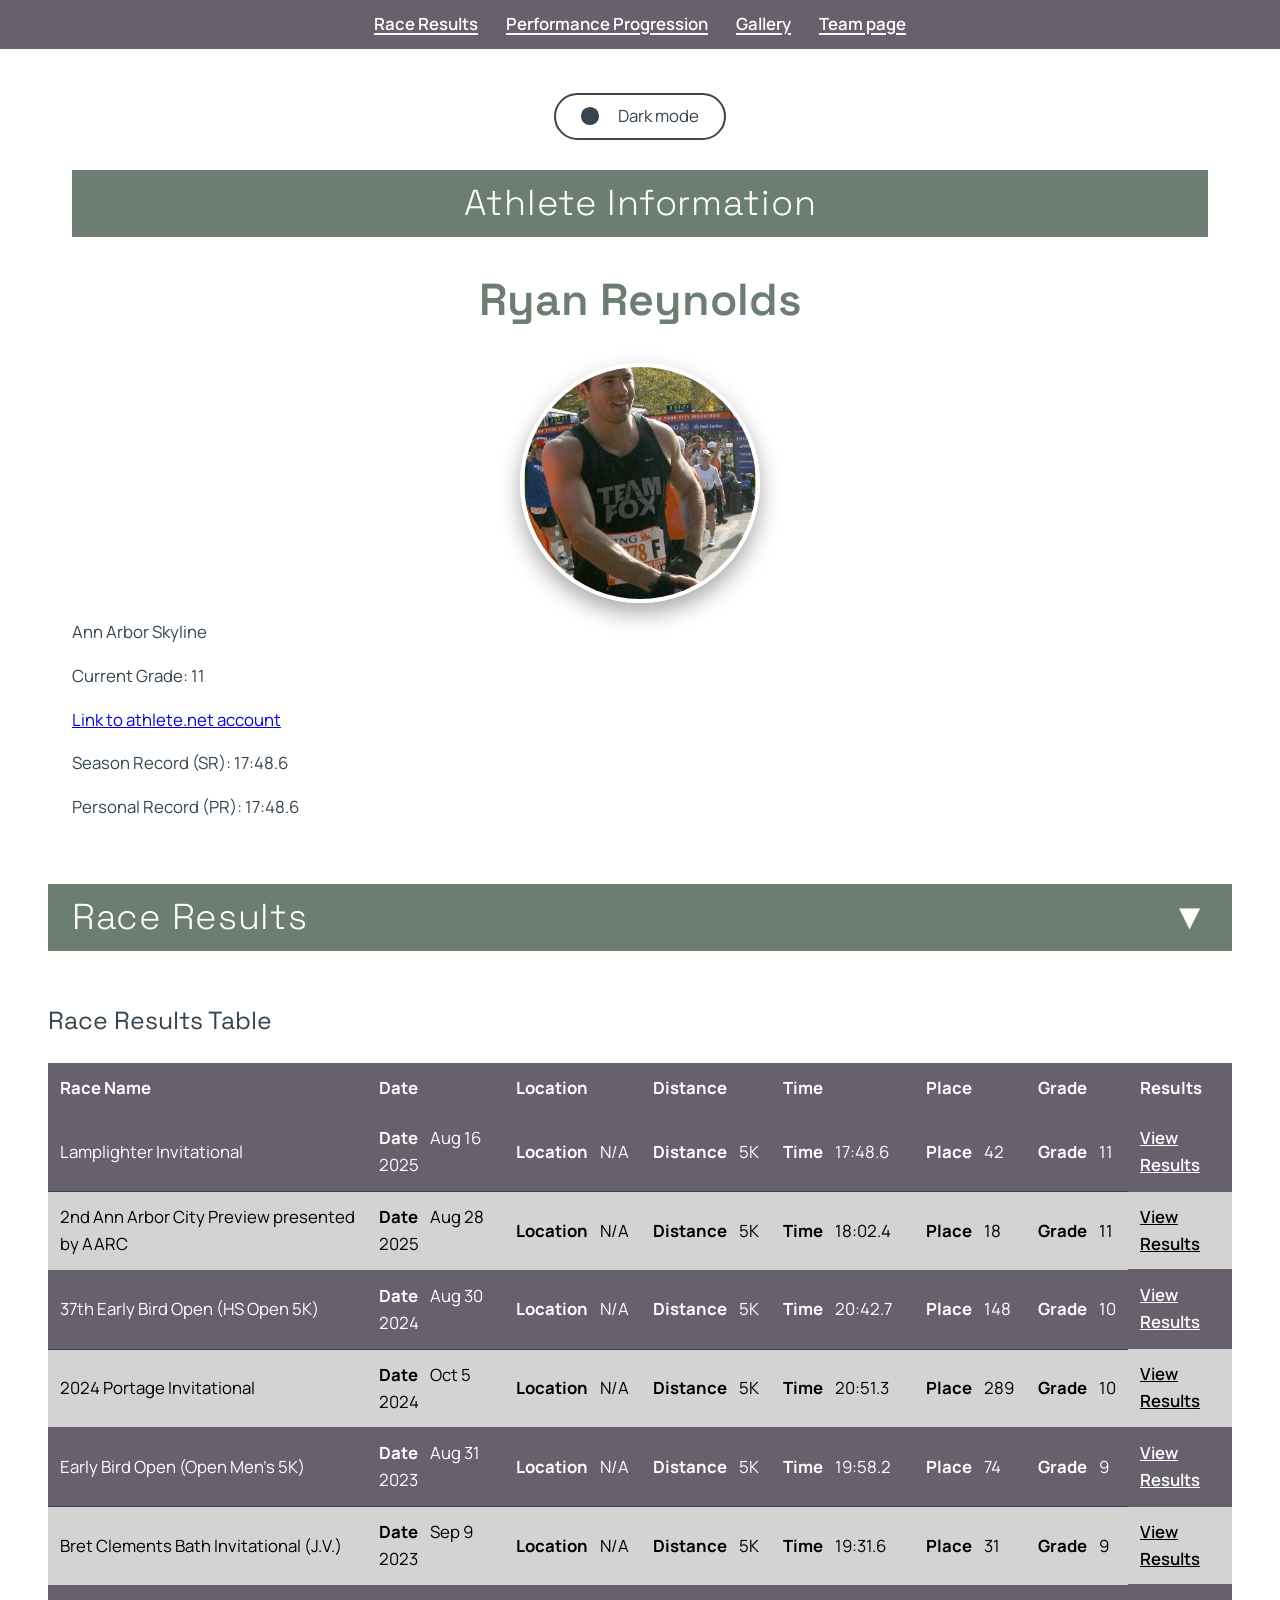
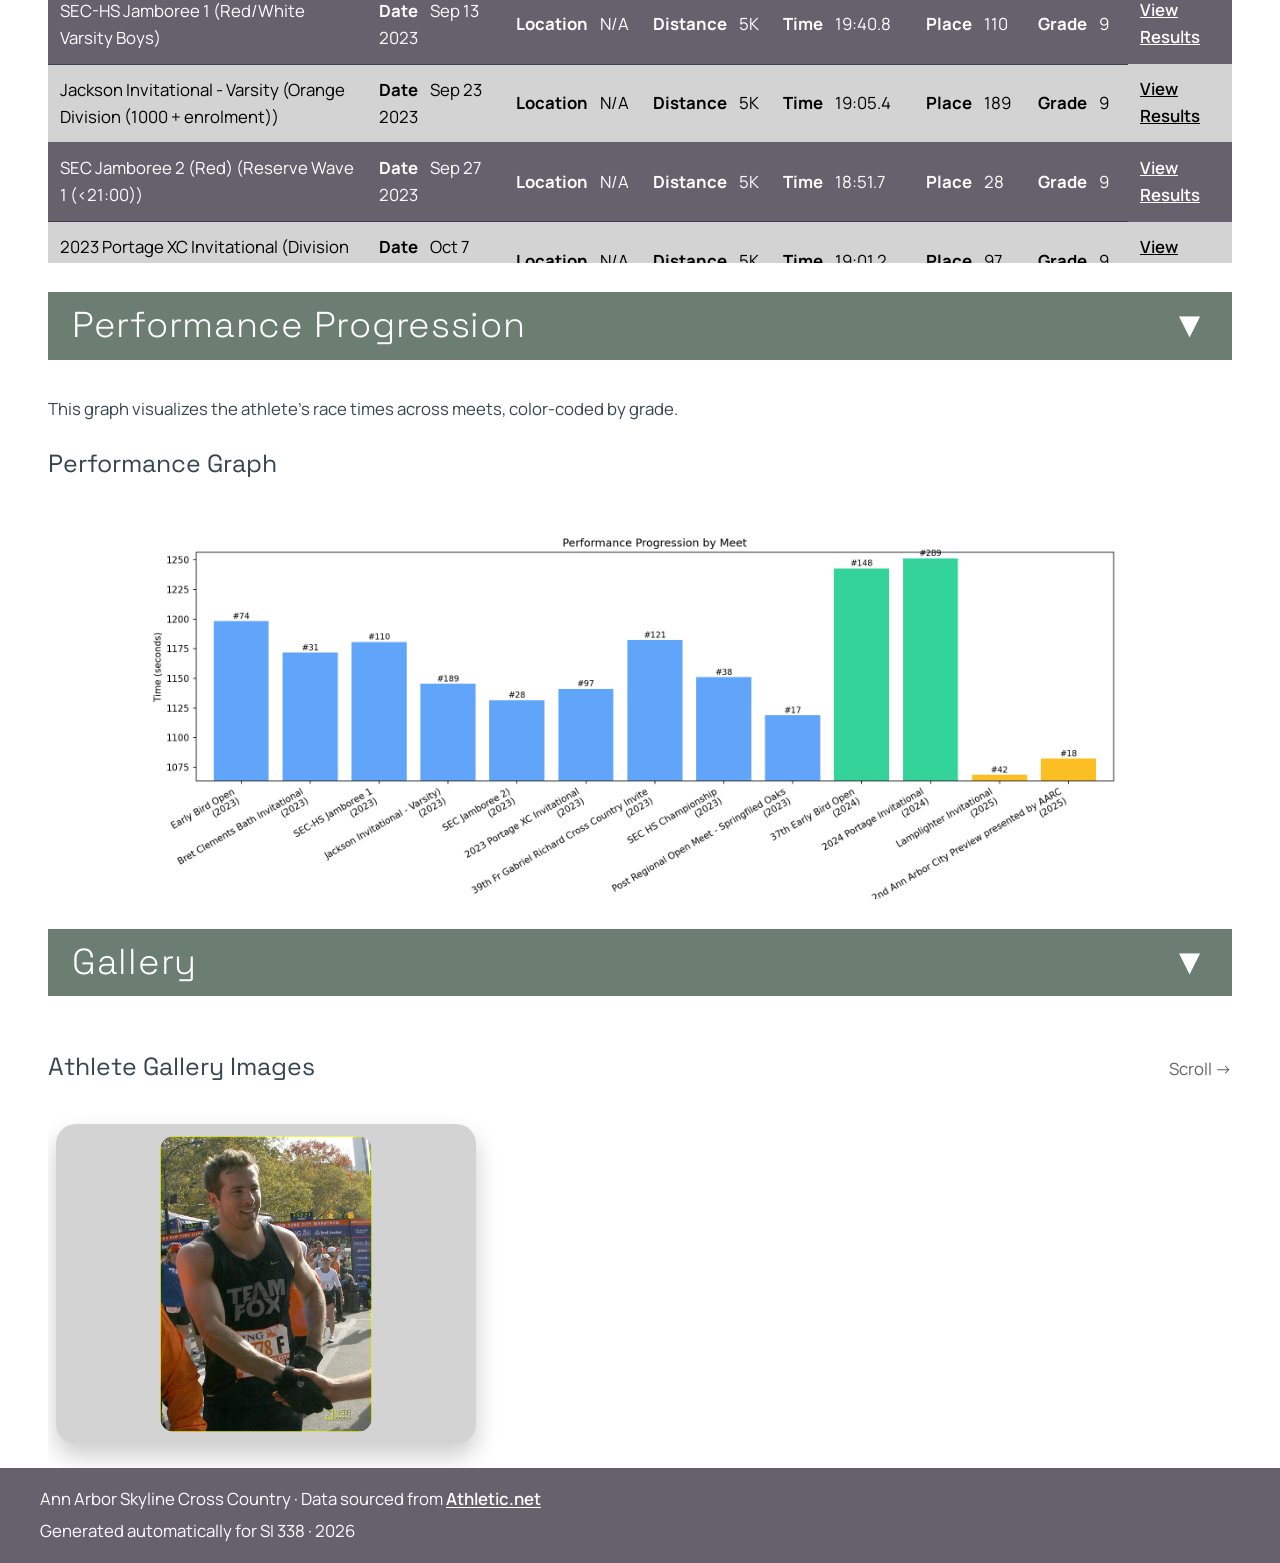
<file: athletes/21840731/index.html>
<!DOCTYPE html>
<html lang="en">

<head>
  <meta charset="UTF-8">
  <meta name="viewport" content="width=device-width, initial-scale=1.0">
  <title>Ryan Reynolds</title>
  <link rel="stylesheet" href="../../dist/css/lightbox.css">
  <link rel="stylesheet" href="../../styles/style.css">
  <!-- <link rel="stylesheet" href="../../styles/reset.css"> -->
</head>

<body>

  <nav id="athlete-nav">
    <div class="nav-container">
      <a href="#athlete-results" class="nav-link">Race Results</a>
      <a href="#performance-graph" class="nav-link">Performance Progression</a>
      <a href="#athlete-gallery" class="nav-link">Gallery</a>
      <a href="../../index.html" class="nav-link">Team page</a>
    </div>
  </nav>

  <header id="athlete-header">
    <article class="athlete-info">
      <div class="theme-toggle">
        <input type="checkbox" id="dark-mode-toggle">
        <label for="dark-mode-toggle" class="theme-toggle-label">Dark mode</label>
      </div>
      <h2>Athlete Information</h2>

      <h1>Ryan Reynolds</h1>

      <img src="../../images/athletes/21840731/profile.jpg" alt="Athlete profile picture" class="athlete-photo">

      <p class="athlete-school">Ann Arbor Skyline</p>
      <p class="athlete-grade">Current Grade: 11</p>

      <a href="https://www.athletic.net/athlete/21840731/cross-country/">
        Link to athlete.net account
      </a>

      <div class="athlete-records">
        <p class="athlete-sr">Season Record (SR): 17:48.6</p>
        <p class="athlete-pr">Personal Record (PR): 17:48.6</p>
      </div>
    </article>
  </header>

  <main>

    <section id="athlete-results">
      <input type="checkbox" id="toggle-results" class="collapse-toggle">
      <h2>
        <label for="toggle-results">Race Results</label>
      </h2>

      <div class="collapsible-content">
        <article>
          <h3>Race Results Table</h3>

          <div class="table-results" tabindex="0" role="region" aria-label="Athlete race results table">
            <table id="results-table">
              <thead>
                <tr>
                  <th>Race Name</th>
                  <th>Date</th>
                  <th>Location</th>
                  <th>Distance</th>
                  <th>Time</th>
                  <th>Place</th>
                  <th>Grade</th>
                  <th>Results</th>
                </tr>
              </thead>
              <tbody>
              <tr><td>Lamplighter Invitational</td><td>Aug 16 2025</td><td>N/A</td><td>5K</td><td>17:48.6</td><td>42</td><td>11</td><td><a href="https://www.athletic.net/CrossCountry/meet/247194/results/1007644" target="_blank">View Results</a></td></tr>
<tr><td>2nd Ann Arbor City Preview presented by AARC</td><td>Aug 28 2025</td><td>N/A</td><td>5K</td><td>18:02.4</td><td>18</td><td>11</td><td><a href="https://www.athletic.net/CrossCountry/meet/253860/results/1013715" target="_blank">View Results</a></td></tr>
<tr><td>37th Early Bird Open (HS Open 5K)</td><td>Aug 30 2024</td><td>N/A</td><td>5K</td><td>20:42.7</td><td>148</td><td>10</td><td><a href="https://www.athletic.net/CrossCountry/meet/235827/results/943367" target="_blank">View Results</a></td></tr>
<tr><td>2024 Portage Invitational</td><td>Oct 5 2024</td><td>N/A</td><td>5K</td><td>20:51.3</td><td>289</td><td>10</td><td><a href="https://www.athletic.net/CrossCountry/meet/237295/results/948796" target="_blank">View Results</a></td></tr>
<tr><td>Early Bird Open (Open Men&#39;s 5K)</td><td>Aug 31 2023</td><td>N/A</td><td>5K</td><td>19:58.2</td><td>74</td><td>9</td><td><a href="https://www.athletic.net/CrossCountry/meet/223660/results/894305" target="_blank">View Results</a></td></tr>
<tr><td>Bret Clements Bath Invitational (J.V.)</td><td>Sep 9 2023</td><td>N/A</td><td>5K</td><td>19:31.6</td><td>31</td><td>9</td><td><a href="https://www.athletic.net/CrossCountry/meet/221738/results/887403" target="_blank">View Results</a></td></tr>
<tr><td>SEC-HS Jamboree 1 (Red/White Varsity Boys)</td><td>Sep 13 2023</td><td>N/A</td><td>5K</td><td>19:40.8</td><td>110</td><td>9</td><td><a href="https://www.athletic.net/CrossCountry/meet/221764/results/887492" target="_blank">View Results</a></td></tr>
<tr><td>Jackson Invitational - Varsity (Orange Division (1000 + enrolment))</td><td>Sep 23 2023</td><td>N/A</td><td>5K</td><td>19:05.4</td><td>189</td><td>9</td><td><a href="https://www.athletic.net/CrossCountry/meet/221802/results/887639" target="_blank">View Results</a></td></tr>
<tr><td>SEC Jamboree 2 (Red) (Reserve Wave 1 (&lt;21:00))</td><td>Sep 27 2023</td><td>N/A</td><td>5K</td><td>18:51.7</td><td>28</td><td>9</td><td><a href="https://www.athletic.net/CrossCountry/meet/222702/results/890995" target="_blank">View Results</a></td></tr>
<tr><td>2023 Portage XC Invitational (Division 1 Reserve)</td><td>Oct 7 2023</td><td>N/A</td><td>5K</td><td>19:01.2</td><td>97</td><td>9</td><td><a href="https://www.athletic.net/CrossCountry/meet/221793/results/887586" target="_blank">View Results</a></td></tr>
<tr><td>39th Fr Gabriel Richard Cross Country Invite (Varsity Large School)</td><td>Oct 14 2023</td><td>N/A</td><td>5K</td><td>19:42.5</td><td>121</td><td>9</td><td><a href="https://www.athletic.net/CrossCountry/meet/221531/results/886426" target="_blank">View Results</a></td></tr>
<tr><td>SEC HS Championship (All Division Reserve)</td><td>Oct 19 2023</td><td>N/A</td><td>5K</td><td>19:11.0</td><td>38</td><td>9</td><td><a href="https://www.athletic.net/CrossCountry/meet/221762/results/887481" target="_blank">View Results</a></td></tr>
<tr><td>Post Regional Open Meet (PROM) - Springfiled Oaks</td><td>Oct 28 2023</td><td>N/A</td><td>5K</td><td>18:38.9 PR</td><td>17</td><td>9</td><td><a href="https://www.athletic.net/CrossCountry/meet/229906/results/916818" target="_blank">View Results</a></td></tr>
</tbody>
            </table>
          </div>
        </article>
      </div>
    </section>

    <section id="performance-graph">
      <input type="checkbox" id="toggle-performance" class="collapse-toggle">
      <h2>
        <label for="toggle-performance">Performance Progression</label>
      </h2>

      <div class="collapsible-content">
        <div>
          <p id="graph-description">
            This graph visualizes the athlete’s race times across meets,
            color-coded by grade.
          </p>
        </div>

        <article>
          <h3>Performance Graph</h3>

          <img src="../../images/athletes/21840731/performance.png" alt="Athlete performance progression graph"
            aria-describedby="graph-description" style="max-width: 100%; height: auto;">
        </article>
      </div>
    </section>

    <section id="athlete-gallery">
      <input type="checkbox" id="toggle-gallery" class="collapse-toggle">
      <h2>
        <label for="toggle-gallery">Gallery</label>
      </h2>

      <div class="collapsible-content">
        <article class="gallery-grid">
          <div class="gallery-header">
            <h3>Athlete Gallery Images</h3>
            <p class="gallery-hint">Scroll →</p>
          </div>
          <div class="gallery" tabindex="0" role="region" aria-label="Athlete gallery">
            <div class="gallery-card"><a href="../../images/athletes/21840731/2014WorldCup.jpg" target="_blank" data-lightbox="athlete-gallery" data-title="Race gallery photo: 2014Worldcup" data-alt="Race gallery photo: 2014Worldcup"><img src="../../images/athletes/21840731/2014WorldCup.jpg" alt="Race gallery photo: 2014Worldcup" loading="lazy" /></a></div>
          </div>
        </article>
      </div>
    </section>

  </main>

  <footer id="site-footer">
    <div class="footer-content">
      <p>
        Ann Arbor Skyline Cross Country &middot;
        Data sourced from
        <a href="https://www.athletic.net" target="_blank" rel="noopener">
          Athletic.net
        </a>
      </p>

      <p>
        Generated automatically for SI 338 &middot;
        <span class="footer-year">2026</span>
      </p>
    </div>
  </footer>

  <script src="../../dist/js/lightbox-plus-jquery.js"></script>

</body>

</html>
</file>
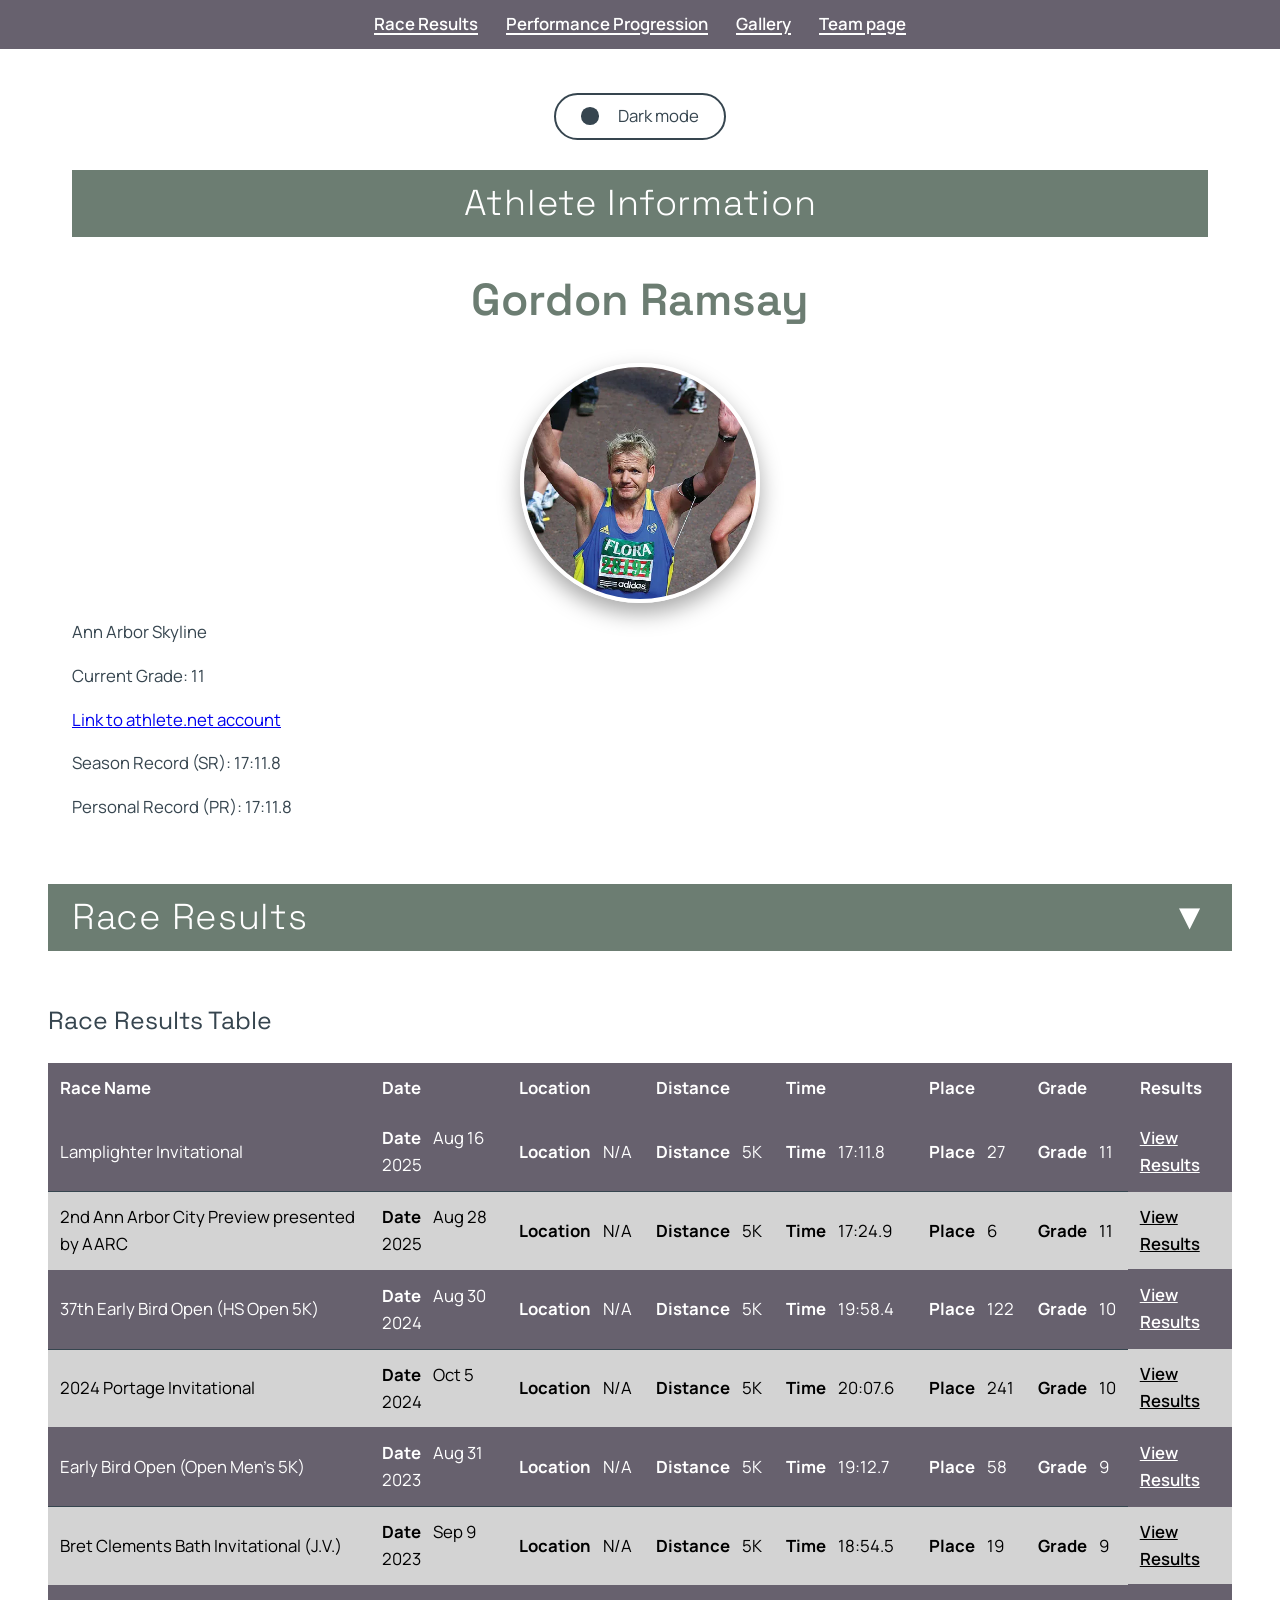
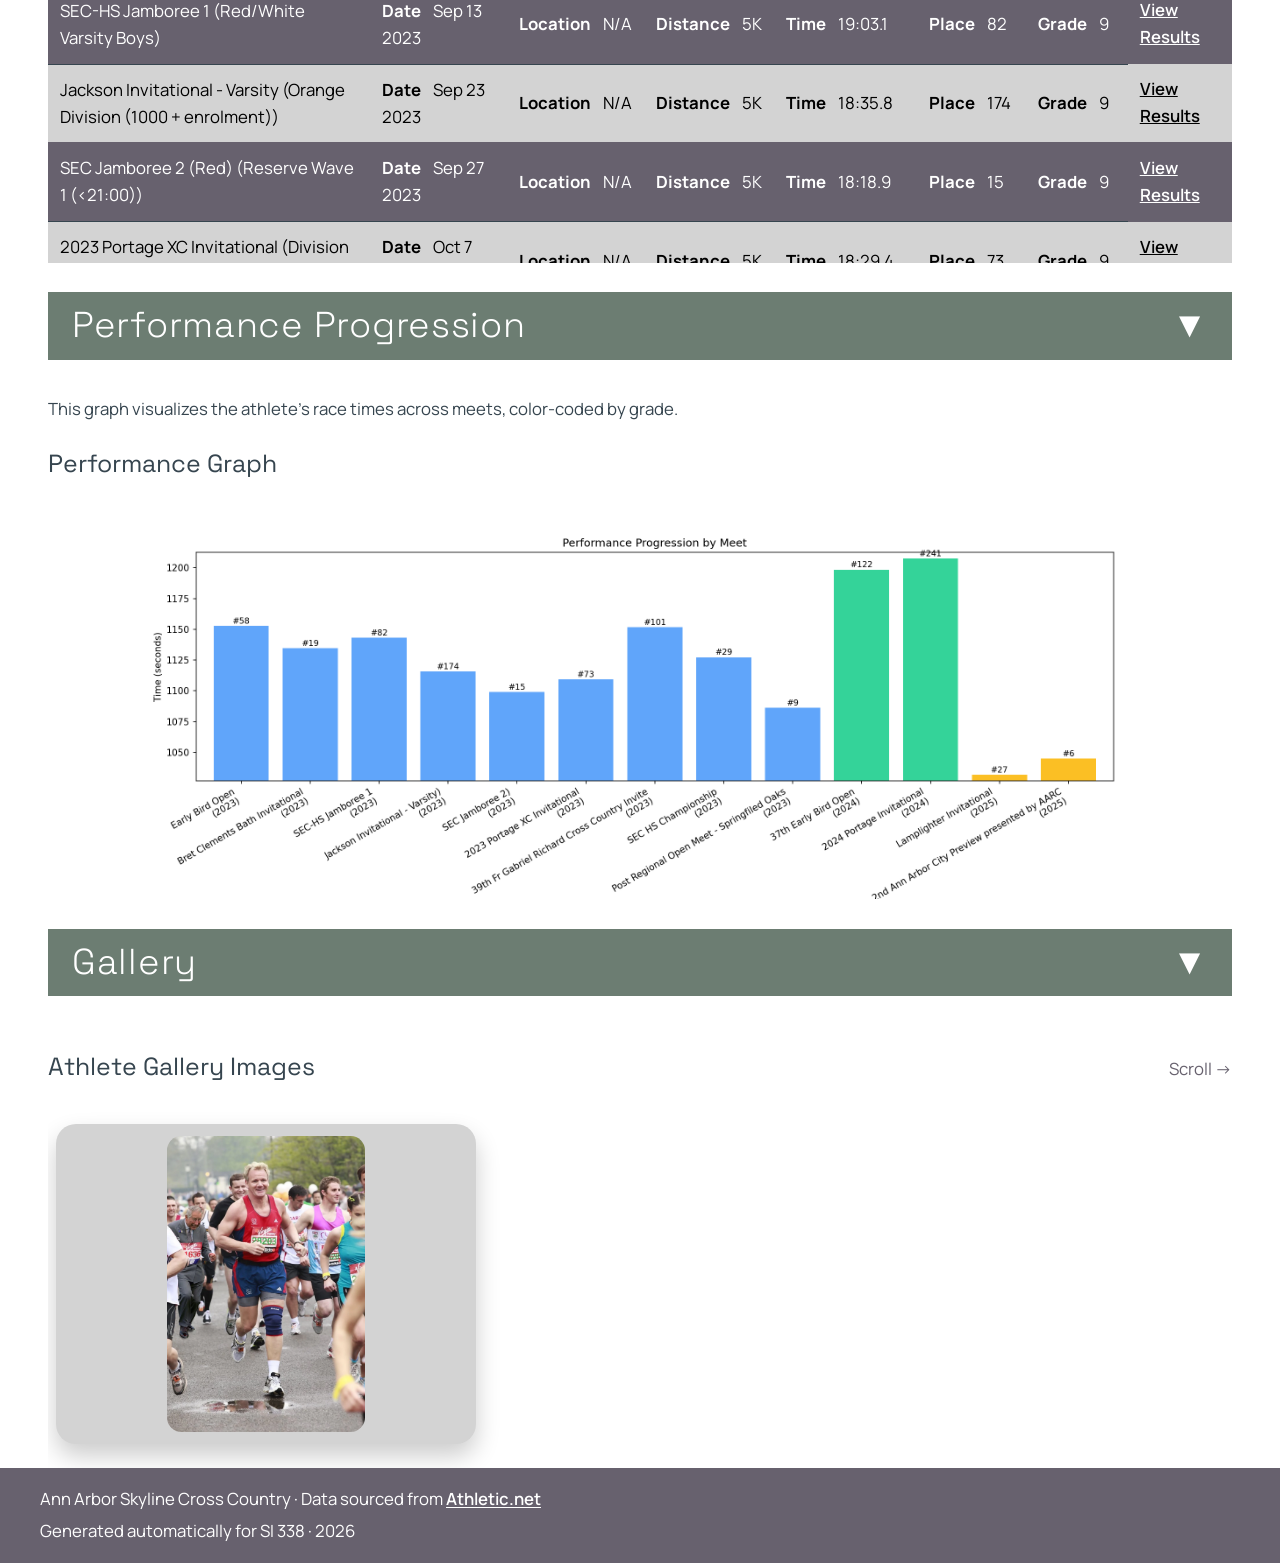
<file: athletes/21938462/index.html>
<!DOCTYPE html>
<html lang="en">

<head>
  <meta charset="UTF-8">
  <meta name="viewport" content="width=device-width, initial-scale=1.0">
  <title>Gordon Ramsay</title>
  <link rel="stylesheet" href="../../dist/css/lightbox.css">
  <link rel="stylesheet" href="../../styles/style.css">
  <!-- <link rel="stylesheet" href="../../styles/reset.css"> -->
</head>

<body>

  <nav id="athlete-nav">
    <div class="nav-container">
      <a href="#athlete-results" class="nav-link">Race Results</a>
      <a href="#performance-graph" class="nav-link">Performance Progression</a>
      <a href="#athlete-gallery" class="nav-link">Gallery</a>
      <a href="../../index.html" class="nav-link">Team page</a>
    </div>
  </nav>

  <header id="athlete-header">
    <article class="athlete-info">
      <div class="theme-toggle">
        <input type="checkbox" id="dark-mode-toggle">
        <label for="dark-mode-toggle" class="theme-toggle-label">Dark mode</label>
      </div>
      <h2>Athlete Information</h2>

      <h1>Gordon Ramsay</h1>

      <img src="../../images/athletes/21938462/profile.jpg" alt="Athlete profile picture" class="athlete-photo">

      <p class="athlete-school">Ann Arbor Skyline</p>
      <p class="athlete-grade">Current Grade: 11</p>

      <a href="https://www.athletic.net/athlete/21938462/cross-country/">
        Link to athlete.net account
      </a>

      <div class="athlete-records">
        <p class="athlete-sr">Season Record (SR): 17:11.8</p>
        <p class="athlete-pr">Personal Record (PR): 17:11.8</p>
      </div>
    </article>
  </header>

  <main>

    <section id="athlete-results">
      <input type="checkbox" id="toggle-results" class="collapse-toggle">
      <h2>
        <label for="toggle-results">Race Results</label>
      </h2>

      <div class="collapsible-content">
        <article>
          <h3>Race Results Table</h3>

          <div class="table-results" tabindex="0" role="region" aria-label="Athlete race results table">
            <table id="results-table">
              <thead>
                <tr>
                  <th>Race Name</th>
                  <th>Date</th>
                  <th>Location</th>
                  <th>Distance</th>
                  <th>Time</th>
                  <th>Place</th>
                  <th>Grade</th>
                  <th>Results</th>
                </tr>
              </thead>
              <tbody>
              <tr><td>Lamplighter Invitational</td><td>Aug 16 2025</td><td>N/A</td><td>5K</td><td>17:11.8</td><td>27</td><td>11</td><td><a href="https://www.athletic.net/CrossCountry/meet/247194/results/1007644" target="_blank">View Results</a></td></tr>
<tr><td>2nd Ann Arbor City Preview presented by AARC</td><td>Aug 28 2025</td><td>N/A</td><td>5K</td><td>17:24.9</td><td>6</td><td>11</td><td><a href="https://www.athletic.net/CrossCountry/meet/253860/results/1013715" target="_blank">View Results</a></td></tr>
<tr><td>37th Early Bird Open (HS Open 5K)</td><td>Aug 30 2024</td><td>N/A</td><td>5K</td><td>19:58.4</td><td>122</td><td>10</td><td><a href="https://www.athletic.net/CrossCountry/meet/235827/results/943367" target="_blank">View Results</a></td></tr>
<tr><td>2024 Portage Invitational</td><td>Oct 5 2024</td><td>N/A</td><td>5K</td><td>20:07.6</td><td>241</td><td>10</td><td><a href="https://www.athletic.net/CrossCountry/meet/237295/results/948796" target="_blank">View Results</a></td></tr>
<tr><td>Early Bird Open (Open Men&#39;s 5K)</td><td>Aug 31 2023</td><td>N/A</td><td>5K</td><td>19:12.7</td><td>58</td><td>9</td><td><a href="https://www.athletic.net/CrossCountry/meet/223660/results/894305" target="_blank">View Results</a></td></tr>
<tr><td>Bret Clements Bath Invitational (J.V.)</td><td>Sep 9 2023</td><td>N/A</td><td>5K</td><td>18:54.5</td><td>19</td><td>9</td><td><a href="https://www.athletic.net/CrossCountry/meet/221738/results/887403" target="_blank">View Results</a></td></tr>
<tr><td>SEC-HS Jamboree 1 (Red/White Varsity Boys)</td><td>Sep 13 2023</td><td>N/A</td><td>5K</td><td>19:03.1</td><td>82</td><td>9</td><td><a href="https://www.athletic.net/CrossCountry/meet/221764/results/887492" target="_blank">View Results</a></td></tr>
<tr><td>Jackson Invitational - Varsity (Orange Division (1000 + enrolment))</td><td>Sep 23 2023</td><td>N/A</td><td>5K</td><td>18:35.8</td><td>174</td><td>9</td><td><a href="https://www.athletic.net/CrossCountry/meet/221802/results/887639" target="_blank">View Results</a></td></tr>
<tr><td>SEC Jamboree 2 (Red) (Reserve Wave 1 (&lt;21:00))</td><td>Sep 27 2023</td><td>N/A</td><td>5K</td><td>18:18.9</td><td>15</td><td>9</td><td><a href="https://www.athletic.net/CrossCountry/meet/222702/results/890995" target="_blank">View Results</a></td></tr>
<tr><td>2023 Portage XC Invitational (Division 1 Reserve)</td><td>Oct 7 2023</td><td>N/A</td><td>5K</td><td>18:29.4</td><td>73</td><td>9</td><td><a href="https://www.athletic.net/CrossCountry/meet/221793/results/887586" target="_blank">View Results</a></td></tr>
<tr><td>39th Fr Gabriel Richard Cross Country Invite (Varsity Large School)</td><td>Oct 14 2023</td><td>N/A</td><td>5K</td><td>19:11.6</td><td>101</td><td>9</td><td><a href="https://www.athletic.net/CrossCountry/meet/221531/results/886426" target="_blank">View Results</a></td></tr>
<tr><td>SEC HS Championship (All Division Reserve)</td><td>Oct 19 2023</td><td>N/A</td><td>5K</td><td>18:47.3</td><td>29</td><td>9</td><td><a href="https://www.athletic.net/CrossCountry/meet/221762/results/887481" target="_blank">View Results</a></td></tr>
<tr><td>Post Regional Open Meet (PROM) - Springfiled Oaks</td><td>Oct 28 2023</td><td>N/A</td><td>5K</td><td>18:06.2 PR</td><td>9</td><td>9</td><td><a href="https://www.athletic.net/CrossCountry/meet/229906/results/916818" target="_blank">View Results</a></td></tr>
</tbody>
            </table>
          </div>
        </article>
      </div>
    </section>

    <section id="performance-graph">
      <input type="checkbox" id="toggle-performance" class="collapse-toggle">
      <h2>
        <label for="toggle-performance">Performance Progression</label>
      </h2>

      <div class="collapsible-content">
        <div>
          <p id="graph-description">
            This graph visualizes the athlete’s race times across meets,
            color-coded by grade.
          </p>
        </div>

        <article>
          <h3>Performance Graph</h3>

          <img src="../../images/athletes/21938462/performance.png" alt="Athlete performance progression graph"
            aria-describedby="graph-description" style="max-width: 100%; height: auto;">
        </article>
      </div>
    </section>

    <section id="athlete-gallery">
      <input type="checkbox" id="toggle-gallery" class="collapse-toggle">
      <h2>
        <label for="toggle-gallery">Gallery</label>
      </h2>

      <div class="collapsible-content">
        <article class="gallery-grid">
          <div class="gallery-header">
            <h3>Athlete Gallery Images</h3>
            <p class="gallery-hint">Scroll →</p>
          </div>
          <div class="gallery" tabindex="0" role="region" aria-label="Athlete gallery">
            <div class="gallery-card"><a href="../../images/athletes/21938462/WorldCup2014.jpg" target="_blank" data-lightbox="athlete-gallery" data-title="Race gallery photo: Worldcup2014" data-alt="Race gallery photo: Worldcup2014"><img src="../../images/athletes/21938462/WorldCup2014.jpg" alt="Race gallery photo: Worldcup2014" loading="lazy" /></a></div>
          </div>
        </article>
      </div>
    </section>

  </main>

  <footer id="site-footer">
    <div class="footer-content">
      <p>
        Ann Arbor Skyline Cross Country &middot;
        Data sourced from
        <a href="https://www.athletic.net" target="_blank" rel="noopener">
          Athletic.net
        </a>
      </p>

      <p>
        Generated automatically for SI 338 &middot;
        <span class="footer-year">2026</span>
      </p>
    </div>
  </footer>

  <script src="../../dist/js/lightbox-plus-jquery.js"></script>

</body>

</html>
</file>
<file: styles/style.css>
@import url("https://fonts.googleapis.com/css2?family=Manrope:wght@400;600;700&family=Space+Grotesk:wght@500;600;700&display=swap");

/* ------------- */
/* IMPORTANT PHONE OPTIMIZATIONS */
/* ------------- */
*,
*::before,
*::after {
  box-sizing: border-box;
}

:root {
  /* for coloring */
  --brand-background: white;
  --brand-primary: #36454F;
  --brand-secondary: #67616E;
  --brand-accent: #6C7D72;
  --brand-third-color: lightgrey;
  --brand-third-color-dark: #714c43;
  --card-surface: #1e453e;
  --dark-mode-color: #FAC898;
  --dark-mode-background: black;
  --dark-mode-surface: var(--card-surface);
  --dark-mode-text: white;

  /* font pairing + responsive type scale */
  --font-body: "Manrope", Roboto, sans-serif;
  --font-heading: "Space Grotesk", Roboto, sans-serif;
  /* used google to figure out how to do this */
  --font-size-100: clamp(0.95rem, 0.9rem + 0.2vw, 1.05rem);
  --font-size-200: clamp(1.05rem, 0.95rem + 0.45vw, 1.25rem);
  --font-size-300: clamp(1.2rem, 1.05rem + 0.8vw, 1.55rem);
  --font-size-400: clamp(1.45rem, 1.15rem + 1.6vw, 2.25rem);
  --font-size-500: clamp(1.65rem, 1.2rem + 2.2vw, 2.8rem);

  /* for sticker header */
  --sticky-header-offset: 3.25rem;
  --section-transition-duration: 320ms;
  --section-transition-distance: 12px;
}

:root:has(#athlete-nav) {
  --sticky-header-offset: 5.25rem;
}

body {
  margin: 0;
  font: var(--font-size-100)/1.6 var(--font-body);
  background-color: var(--brand-background);
  color: var(--brand-primary);
}

:root:has(#dark-mode-toggle:checked) {
  --brand-background: var(--dark-mode-background);
  --brand-primary: var(--dark-mode-text);
  --brand-secondary: var(--dark-mode-surface);
  --brand-accent: var(--dark-mode-color);
  --brand-third-color: var(--brand-third-color-dark);
}

:root:has(#dark-mode-toggle:checked) table,
:root:has(#dark-mode-toggle:checked) td,
:root:has(#dark-mode-toggle:checked) th {
  color: var(--dark-mode-text);
}

/* making sure that images are well suited and opt for images */
img {
  max-width: 100%;
  height: auto;
  display: block;
}

main {
  max-width: 960px;
  margin: 0 auto;
  padding: 0rem 1rem;
}

/* ------------- */
/* NAVBAR */
/* ------------- */

#main-nav {
  background-color: var(--brand-secondary);
  /* idk if i wanna do this cuz it messes up with the links */
  position: sticky;
  top: 0;
  z-index: 10;
  padding: 0.5rem;
}

#main-nav .nav-container {
  margin: 0 auto;
  display: flex;
  flex-wrap: wrap;
  justify-content: center;
  align-items: center;
  gap: 0.75rem;
  max-width: 960px;
}

#main-nav .nav-link {
  color: white;
  text-decoration: underline;
  text-underline-offset: 3px;
  text-decoration-thickness: 2px;
  font-weight: 600;
  font-size: var(--font-size-100);
  padding: 0.5rem;
  border-radius: 0.4rem;
  line-height: 1;
  /* transitiion for the background color change */
  transition: background-color 0.2s ease, color 0.2s ease;
}

#main-nav .nav-link:hover,
#main-nav .nav-link:focus-visible {
  background-color: var(--brand-primary);
  outline: 2px solid transparent;
}

#athlete-nav {
  background-color: var(--brand-secondary);
  position: sticky;
  top: 0;
  z-index: 10;
  padding: 0.5rem 1rem;
}

#athlete-nav .nav-container {
  margin: 0 auto;
  display: flex;
  flex-wrap: wrap;
  justify-content: center;
  align-items: center;
  gap: 0.75rem;
  max-width: 960px;
}

#athlete-nav .nav-title {
  color: white;
  font-weight: 600;
  font-family: var(--font-heading);
  font-size: var(--font-size-200);
}

#athlete-nav .nav-link {
  color: white;
  text-decoration: underline;
  text-underline-offset: 3px;
  text-decoration-thickness: 2px;
  font-weight: 600;
  font-size: var(--font-size-100);
  padding: 0.5rem;
  border-radius: 0.4rem;
  line-height: 1;
  transition: background-color 0.2s ease, color 0.2s ease;
}

#athlete-nav .nav-link:hover,
#athlete-nav .nav-link:focus-visible {
  background-color: var(--brand-accent);
  outline: 2px solid transparent;
}

/* ------------- */
/* HEADERS */
/* ------------- */

h1,
h2 {
  text-align: center;
}

h1 {
  color: var(--brand-accent);
  font-family: var(--font-heading);
  font-size: var(--font-size-500);
  font-weight: 600;
  line-height: 1.15;
}

.theme-toggle {
  display: flex;
  justify-content: center;
  align-items: center;
  gap: 0.75rem;
  margin: 0.75rem;
  color: var(--brand-primary);
}

.theme-toggle input {
  position: absolute;
  opacity: 0;
}

.theme-toggle-label {
  display: inline-flex;
  align-items: center;
  gap: 1.2rem;
  cursor: pointer;
  padding: 0.5rem 1.6rem;
  border: 2px solid var(--brand-primary);
  border-radius: 25px;
  background-color: var(--brand-background);
  color: var(--brand-primary);
}

.theme-toggle-label::before {
  content: "";
  width: 1.1rem;
  height: 1.1rem;
  border-radius: 50%;
  background-color: var(--brand-primary);
  transition: transform 0.2s ease;
}

#dark-mode-toggle:checked+.theme-toggle-label {
  border-color: var(--brand-accent);
  color: var(--brand-accent);
}

#dark-mode-toggle:checked+.theme-toggle-label::before {
  transform: translateX(1rem);
  background-color: var(--brand-accent);
}

h2 {
  background-color: var(--brand-accent);
  color: white;
  font-family: var(--font-heading);
  font-weight: 200;
  border-radius: 0;
  padding: 0.75rem 1rem;
  font-size: var(--font-size-400);
  letter-spacing: 0.02em;
  line-height: 1.2;
  transition: background-color var(--section-transition-duration) ease-out,
    box-shadow var(--section-transition-duration) ease-out,
    color var(--section-transition-duration) ease-out;
}

h3 {
  color: var(--brand-primary);
  font-family: var(--font-heading);
  font-size: var(--font-size-300);
  font-weight: 400;
  line-height: 1.3;
}

/* ------------- */
/* STICKY HEADERS */
/* ------------- */

section>h2 {
  position: sticky;
  top: var(--sticky-header-offset);
  z-index: 6;
}

section {
  scroll-margin-top: calc(var(--sticky-header-offset) + 0.75rem);
}

section:target {
  animation: section-enter var(--section-transition-duration) ease-out;
}

section:target>h2 {
  background-color: var(--brand-secondary);
  color: white;
}

@keyframes section-enter {
  from {
    opacity: 0;
    transform: translateY(var(--section-transition-distance));
  }

  to {
    opacity: 1;
    transform: translateY(0);
  }
}

@media (prefers-reduced-motion: reduce) {

  *,
  *::before,
  *::after {
    animation-duration: 0s;
    animation-iteration-count: 1;
    transition-duration: 0s;
    scroll-behavior: auto;
  }

  section:target {
    animation: none;
  }
}

/* ------------- */
/* ATHLETE HEADER */
/* ------------- */

#athlete-header {
  max-width: 960px;
  margin: 0 auto;
  padding: 0 1rem;
}

#athlete-header .athlete-info {
  margin: 1rem 0;
  padding: 1rem;
}

#athlete-header .athlete-photo {
  width: clamp(140px, 40vw, 240px);
  aspect-ratio: 1 / 1;
  height: auto;
  border-radius: 50%;
  object-fit: cover;
  border: 4px solid white;
  box-shadow: 0 10px 22px darkgray;
  margin: 0.5rem auto 1rem;
}

/* ------------- */
/* TABLES */
/* ------------- */

table {
  border-collapse: collapse;
  width: 100%;
}

table thead {
  display: none;
}

tr {
  display: block;
  background-color: var(--brand-secondary);
  color: white;
  border-radius: 12px;
  padding: 16px;
  margin-bottom: 16px;
}

td {
  display: flex;
  justify-content: space-between;
  font-size: var(--font-size-100);
  padding: 6px 0;
  border-bottom: 1px solid var(--brand-primary);
  column-gap: 0.75rem;
}

tr:nth-child(even) {
  background-color: var(--brand-third-color);
  color: black;
}

tr:nth-child(even) td {
  background-color: var(--brand-third-color);
  border-bottom: 1px solid var(--brand-secondary);
  color: black;
}

td:last-child {
  border-bottom: none;
}

/* SHARED MEETS STUFF */
.shared-meets {
  max-height: 50rem;
  overflow-y: scroll;
}

.shared-meets:focus-visible,
.events-results:focus-visible,
.table-results:focus-visible,
.gallery:focus-visible {
  outline: 3px solid var(--brand-accent);
  outline-offset: 4px;
}

.shared-meets td:nth-child(2)::before {
  content: "Athlete A's Place";
  font-weight: bold;
}

.shared-meets td:nth-child(3)::before {
  content: "Athlete B's Place";
  font-weight: bold;
}

.shared-meets td::before,
.events-results td::before,
.table-results td::before {
  margin-right: 0.75rem;
}

/* EVENTS RESULTS STUFF */

.events-results {
  max-height: 50rem;
  overflow-y: scroll;
}

.events-results td:nth-child(2)::before {
  content: "Date";
  font-weight: bold;
}

.events-results td:nth-child(3)::before {
  content: "Place";
  font-weight: bold;
}

.events-results td:nth-child(4) {
  display: flex;
  justify-content: center;
}

.events-results td:nth-child(4) a {
  color: inherit;
  font-weight: 600;
}

tr:nth-child(even) .events-results td:nth-child(4) a,
.events-results tr:nth-child(even) td:nth-child(4) a {
  color: black;
}

/* INDIVIDUAL RACE STUFF */

.table-results {
  max-height: 50rem;
  overflow-y: scroll;
}

.table-results td:nth-child(2)::before {
  content: "Date";
  font-weight: bold;
}

.table-results td:nth-child(3)::before {
  content: "Location";
  font-weight: bold;
}

.table-results td:nth-child(4)::before {
  content: "Distance";
  font-weight: bold;
}

.table-results td:nth-child(5)::before {
  content: "Time";
  font-weight: bold;
}

.table-results td:nth-child(6)::before {
  content: "Place";
  font-weight: bold;
}

.table-results td:nth-child(7)::before {
  content: "Grade";
  font-weight: bold;
}

.table-results td:nth-child(8) {
  display: flex;
  justify-content: center;
}

.table-results td:nth-child(8) a {
  color: inherit;
  font-weight: 600;
}

tr:nth-child(even) .table-results td:nth-child(8) a,
.table-results tr:nth-child(even) td:nth-child(8) a {
  color: black;
}

/* ------------- */
/* COLLAPSING */
/* ------------- */

.collapse-toggle {
  display: none;
}

h2 label {
  cursor: pointer;
  display: flex;
  justify-content: space-between;
  align-items: center;
  padding: 0 0.5rem;
}

.collapsible-content {
  overflow: hidden;
  transition: max-height 0.4s ease;
}

.collapse-toggle:checked+h2+.collapsible-content {
  max-height: 0;
}

h2 label::after {
  content: "▼";
  margin-left: 0.5rem;
  transition: transform 0.3s;
}

.collapse-toggle:checked+h2 label::after {
  transform: rotate(-180deg);
}

/* ------------- */
/* PARAGRAPH STUFF */
/* ------------- */

main p {
  color: var(--brand-primary);
  font-size: var(--font-size-100);
  max-width: 70ch;
  margin: 0.4rem 0 0.75rem;
}

main ul,
main ol {
  margin: 0.5rem 0 1rem;
  padding-left: 1.3rem;
}

main li {
  font-size: var(--font-size-100);
  margin-bottom: 0.45rem;
  line-height: 1.5;
}

#team-accomplishments ul {
  background: var(--brand-third-color);
  border-left: 4px solid var(--brand-accent);
  border-radius: 0.5rem;
  padding: 0.8rem 1rem 0.6rem 1.4rem;
}

main form legend {
  color: var(--brand-primary);
  font-family: var(--font-heading);
  font-size: var(--font-size-200);
  font-weight: 600;
  margin-bottom: 0.35rem;
}

main form label {
  color: var(--brand-primary);
  font-size: var(--font-size-100);
  font-weight: 600;
}

input,
select,
button,
textarea {
  font: inherit;
}

main p a,
footer p a {
  color: var(--brand-primary);
  text-underline-offset: 2px;
}

/* ------------- */
/* FOOTER */
/* ------------- */

#site-footer {
  background-color: var(--brand-secondary);
  color: white;
  padding: 0.75rem 1rem;
}

#site-footer .footer-content {
  max-width: 960px;
  margin: 0 auto;
}

#site-footer p {
  font-size: var(--font-size-100);
  margin: 0.35rem 0;
  color: white;
}

#site-footer a {
  color: white;
  font-weight: 600;
  text-underline-offset: 2px;
}

#site-footer a:hover,
#site-footer a:focus-visible {
  color: white;
  background-color: var(--brand-accent);
  border-radius: 0.25rem;
  outline: 2px solid transparent;
}

/* ------------- */
/* ATHLETE CARDS */
/* ------------- */

#athlete-roster {
  display: flex;
  flex-direction: column;
  gap: 1.25rem;
}

#athlete-roster>h3 {
  margin: 0;
}

.athlete-card {
  display: flex;
  justify-content: center;
  background-color: var(--brand-background);
  border-radius: 25px;
  width: 100%;
}

.card-inner {
  display: inline-block;
  color: var(--brand-background);
  border-radius: 1rem;
  padding: 1rem 0.5rem;
  justify-content: space-evenly;
  justify-items: center;
  background-color: var(--brand-third-color);
}


.card-inner a {
  color: var(--brand-primary);
}

.card-inner img {
  width: clamp(120px, 30vw, 200px);
  aspect-ratio: 1 / 1;
  height: auto;
  border-radius: 50%;
  object-fit: cover;
  border: 3px solid white;
  box-shadow: 0 8px 18px darkgray;
}

.comparison-card {
  display: inline-block;
  background-color: transparent;
  color: var(--brand-primary);
  border-radius: 1rem;
  padding: 1rem 0.5rem;
  justify-content: space-evenly;
  justify-items: center;
}

.comparison-card img {
  width: clamp(120px, 30vw, 200px);
  aspect-ratio: 1 / 1;
  height: auto;
  border-radius: 50%;
  object-fit: cover;
  border: 3px solid white;
  box-shadow: 0 8px 18px darkgray;
}

.comparison-cards {
  display: flex;
  justify-content: center;
  gap: 2rem;
}

/* ------------- */
/* GALLERY */
/* ------------- */

.gallery {
  display: flex;
  gap: 1.5rem;
  overflow-x: scroll;
  flex-wrap: nowrap;
  padding: 1rem 0.5rem 1.5rem;
  scroll-snap-type: x mandatory;
}

.gallery-header {
  display: flex;
  justify-content: space-between;
  align-items: baseline;
  gap: 1rem;
}

.gallery-hint {
  margin: 0;
  font-size: var(--font-size-100);
  color: var(--brand-secondary);
}

.gallery-card {
  flex: 0 0 auto;
  width: clamp(260px, 60vw, 420px);
  height: clamp(200px, 45vw, 320px);
  border-radius: 1.25rem;
  background-color: var(--brand-third-color);
  box-shadow: 0 12px 24px rgba(0, 0, 0, 0.2);
  display: flex;
  align-items: center;
  justify-content: center;
  padding: 0.75rem;
  scroll-snap-align: start;
}

.gallery-card a {
  display: flex;
  align-items: center;
  justify-content: center;
  width: 100%;
  height: 100%;
}

.gallery-card img {
  max-width: 100%;
  max-height: 100%;
  height: auto;
  width: auto;
  object-fit: contain;
  border-radius: 0.9rem;
}

/* ------------- */
/* LARGE SCREENS */
/* ------------- */

@media (min-width: 900px) {
  #athlete-roster {
    display: grid;
    /* found online */
    grid-template-columns: repeat(3, minmax(0, 1fr));
    gap: 1.5rem;
    align-items: stretch;
  }

  #athlete-roster>h3 {
    grid-column: 1 / -1;
  }

  main,
  #main-nav .nav-container,
  #athlete-nav .nav-container,
  #site-footer .footer-content,
  #athlete-header {
    max-width: 1200px;
  }

  main {
    padding: 0 0.5rem;
  }

  table thead {
    display: table-header-group;
  }

  table th {
    text-align: left;
    padding: 0.75rem;
    background-color: var(--brand-secondary);
    color: white;
  }

  tr {
    display: table-row;
    padding: 0;
    margin: 0;
    border-radius: 0;
  }

  td {
    display: table-cell;
    padding: 0.75rem;
    border-bottom: 1px solid var(--brand-primary);
  }

  td::before {
    content: none;
  }

  .events-results td:nth-child(4),
  .table-results td:nth-child(8) {
    justify-content: flex-start;
  }
}
</file>
